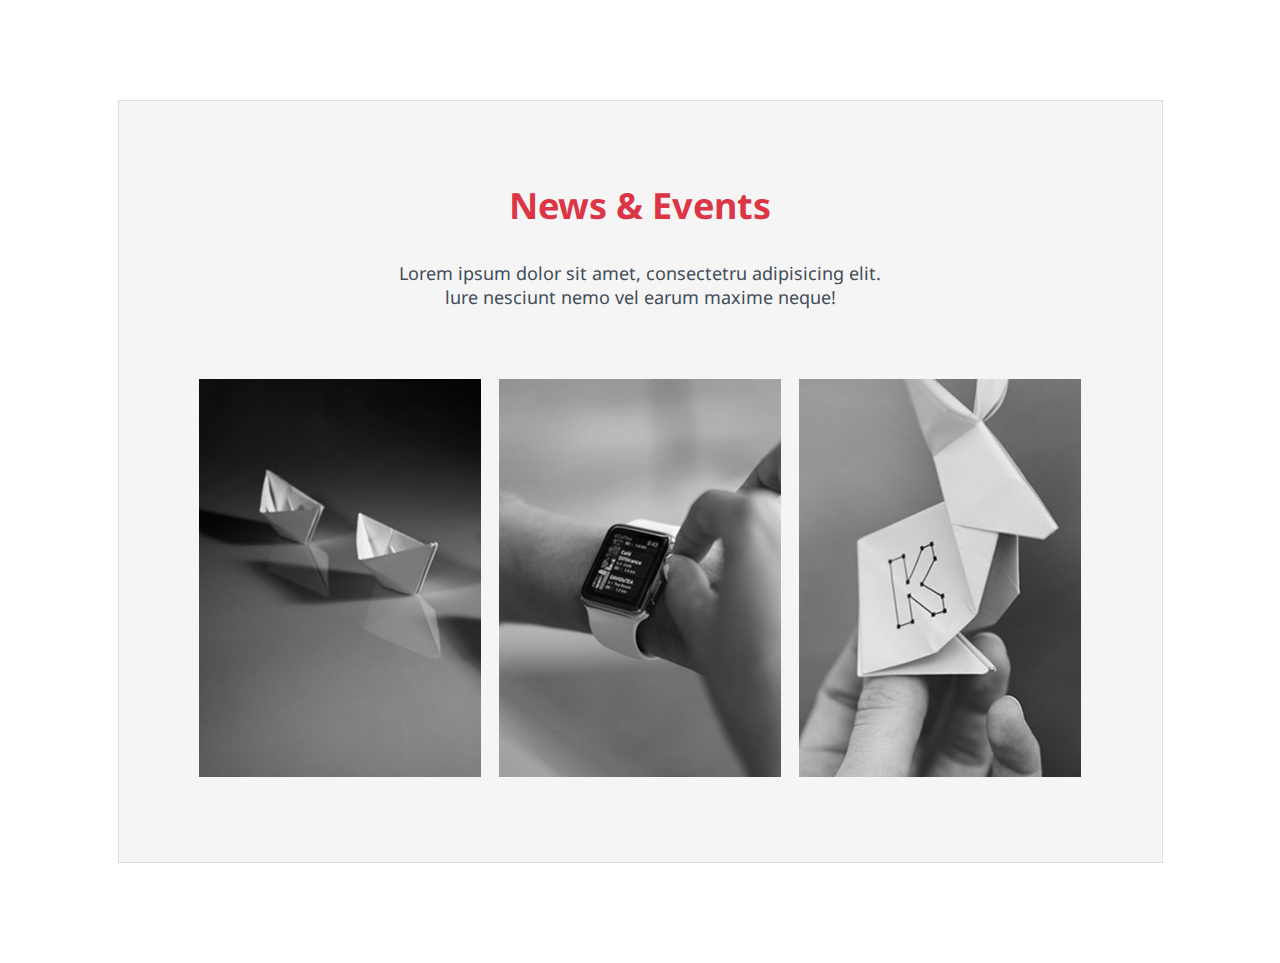
<file: index.html>
<!DOCTYPE html>
<html lang="en">
<head>
    <meta charset="UTF-8">
    <meta http-equiv="X-UA-Compatible" content="IE=edge">
    <meta name="viewport" content="width=device-width, initial-scale=1.0">
    <title>Document</title>
    <link rel="stylesheet" href="./css/index.css">
</head>
<body>
    <div class="ex_1">
        <h2>News & Events</h2>
        <p>Lorem ipsum dolor sit amet, consectetru adipisicing elit.<br>
            lure nesciunt nemo vel earum maxime neque!</p>
        <div>
            <p><img src="./img/img_ex1.jpg" alt="1"></p>
            <p><img src="./img/img_ex2.jpg" alt="2"></p>
            <p><img src="./img/img_ex3.jpg" alt="3"></p>
        </div>
    </div>
</body>
</html>
</file>
<file: css/index.css>
/* 체크하지 못 한부분

1.동일한 코드를 두번 작성
.ex_1 > h2 , p > 하나로 콤마를 써서 작성 OR 제일 최상위 부모에 코드를 작성해줘도 무관
* text-align : center;
2. 줄바꿈 <br>태그로 작성하기
3. 이미지 width값 설정X

새로운 개념
 * : 모든 파일의 개념에게 전체 적용하기
.. box-sizing: border-box;
ㄴmargin border값을 다 포함해서 

작업할때 하위의 사이즈는 px작업 보다는 % 작업을 많이 사용
ㄴ 반응형으로 많이 작업하기때문 

폰트값 적용하기
1. 구글폰트에서 원하는 폰트 import링크를 css파일 제일 상단에 적어주기
2. * 전체적용되는 값에 폰트패밀리 링크를 적용해주기

: 사용시
*/

@import url('https://fonts.googleapis.com/css2?family=Noto+Sans:wght@200;400&display=swap');

h2, p{margin: 0;}
* {box-sizing: border-box;
font-family: 'Noto Sans', sans-serif;}


.ex_1 {
    width: 1045px;
    margin: 100px auto;
    background-color: #f6f5f5;
    border:1px solid #ddd;
    padding: 80px;
    text-align: center;
}

.ex_1 > h2 {
    font-size: 36px;
    line-height: 50px;
    color: #dc3545;
}

.ex_1 > p {
    font-size: 18px;
    color: #424d59;
    margin: 30px 0 70px 0;
}

.ex_1 > div {
    display: flex;
    justify-content: space-between;
}

.ex_1 > div > p{
    width: 32%;
}

.ex_1 > div > p > img{
    width: 100%;
    filter: grayscale(100%);
}

.ex_1 > div > p > img:hover{
    filter: grayscale(0);
}
</file>
